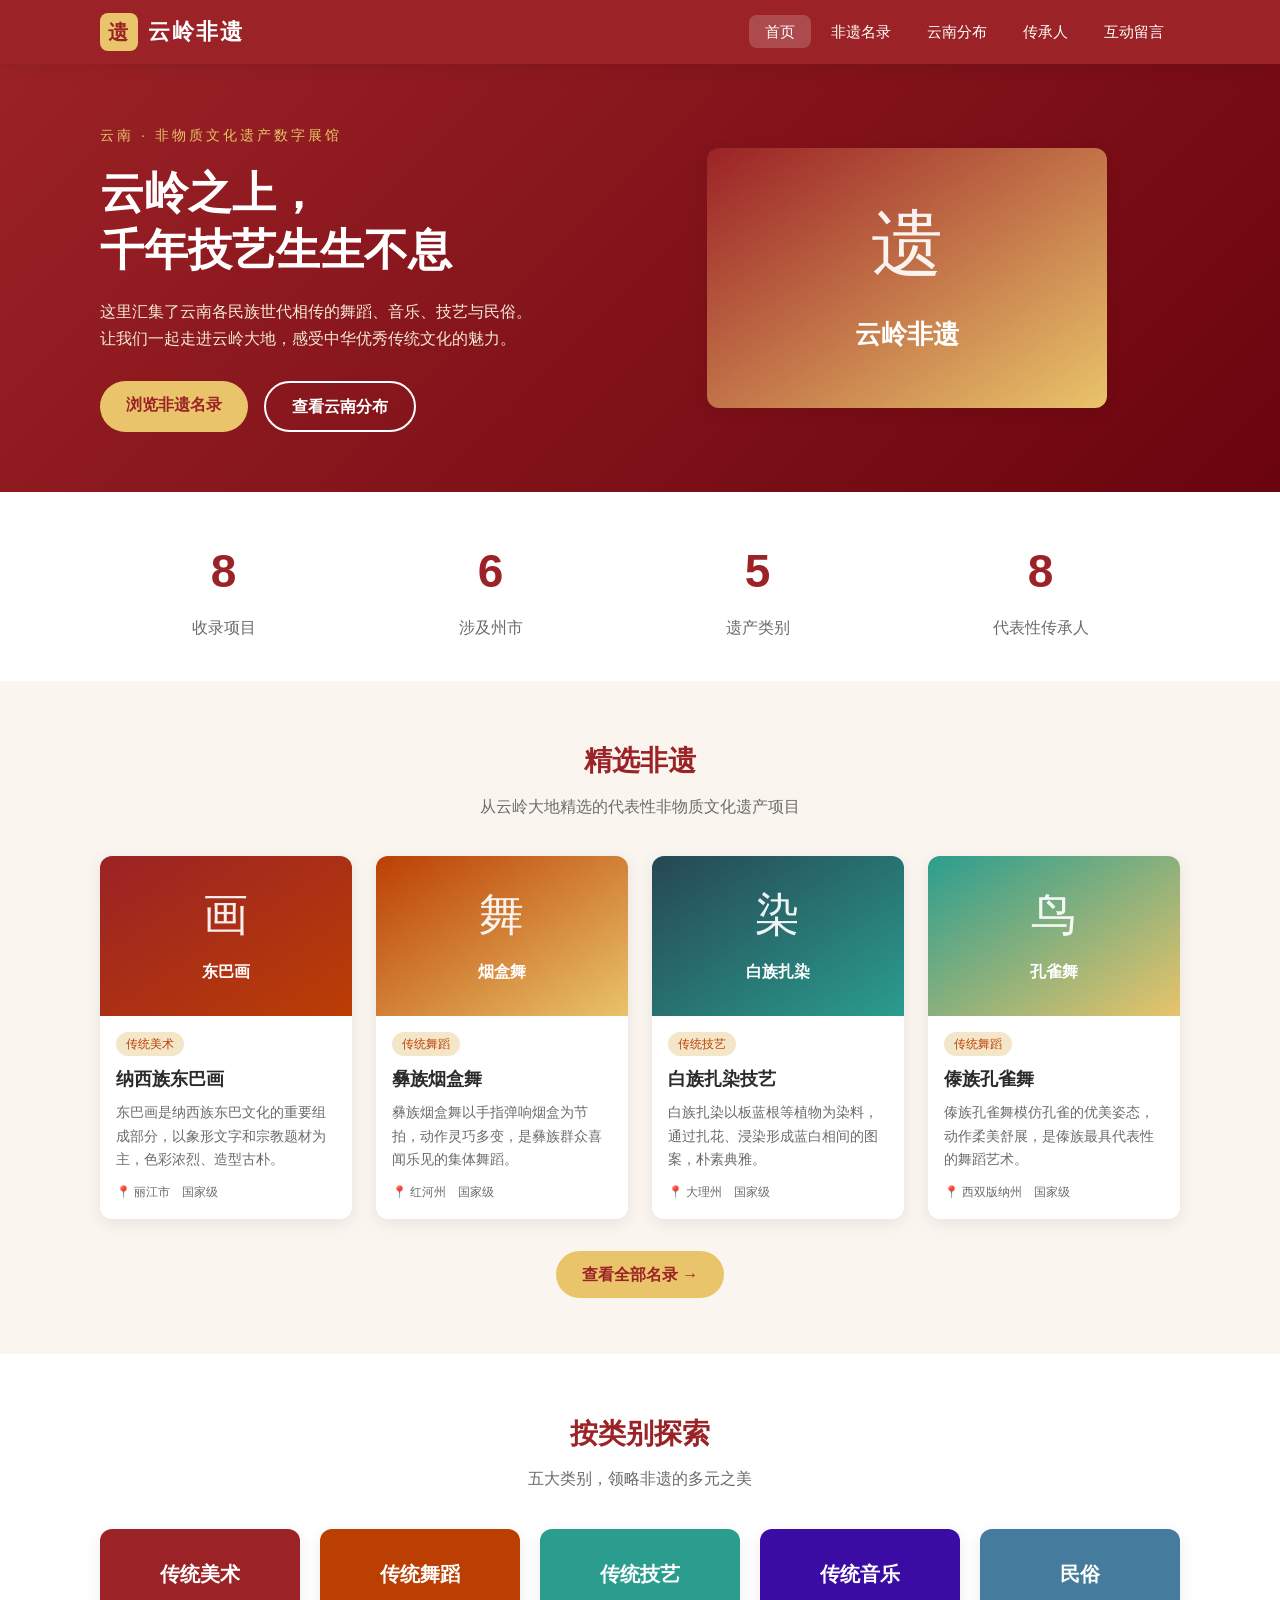
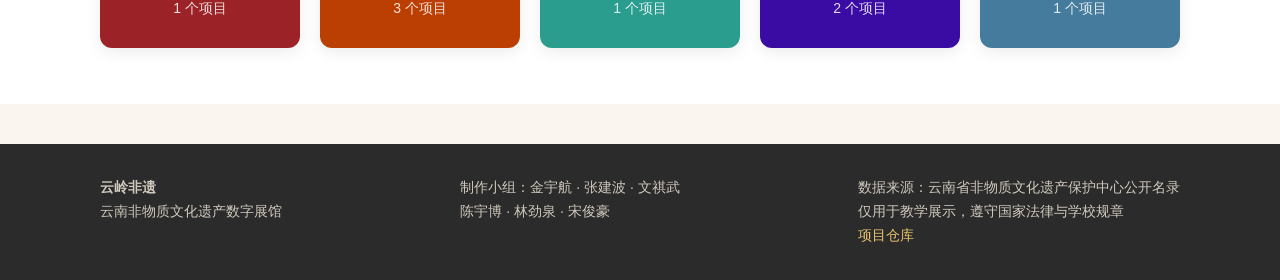
<file: index.html>
<!DOCTYPE html>
<html lang="zh-CN">
<head>
  <meta charset="UTF-8">
  <meta name="viewport" content="width=device-width, initial-scale=1.0">
  <title>云岭非遗 · 云南非物质文化遗产数字展馆</title>
  <link rel="stylesheet" href="css/base.css">
  <link rel="stylesheet" href="css/home.css">
</head>
<body>
  <div id="site-header"></div>

  <!-- Hero 区 -->
  <section class="hero">
    <div class="container hero-inner">
      <div class="hero-text">
        <p class="hero-kicker">云南 · 非物质文化遗产数字展馆</p>
        <h1>云岭之上，<br>千年技艺生生不息</h1>
        <p class="hero-desc">这里汇集了云南各民族世代相传的舞蹈、音乐、技艺与民俗。<br>让我们一起走进云岭大地，感受中华优秀传统文化的魅力。</p>
        <div class="hero-actions">
          <a href="list.html" class="btn">浏览非遗名录</a>
          <a href="map.html" class="btn btn-outline">查看云南分布</a>
        </div>
      </div>
      <div class="hero-art">
        <img src="assets/hero.svg" alt="云岭非遗">
      </div>
    </div>
  </section>

  <!-- 数据概览 -->
  <section class="section stats-section">
    <div class="container stats">
      <div class="stat"><span class="num" data-target="8">0</span><span class="label">收录项目</span></div>
      <div class="stat"><span class="num" data-target="6">0</span><span class="label">涉及州市</span></div>
      <div class="stat"><span class="num" data-target="5">0</span><span class="label">遗产类别</span></div>
      <div class="stat"><span class="num" data-target="8">0</span><span class="label">代表性传承人</span></div>
    </div>
  </section>

  <!-- 精选推荐 -->
  <section class="section">
    <div class="container">
      <h2 class="section-title">精选非遗</h2>
      <p class="section-sub">从云岭大地精选的代表性非物质文化遗产项目</p>
      <div class="grid" id="featured-grid"></div>
      <div style="text-align:center;margin-top:32px;">
        <a href="list.html" class="btn">查看全部名录 →</a>
      </div>
    </div>
  </section>

  <!-- 分类入口 -->
  <section class="section category-section">
    <div class="container">
      <h2 class="section-title">按类别探索</h2>
      <p class="section-sub">五大类别，领略非遗的多元之美</p>
      <div class="category-grid" id="category-grid"></div>
    </div>
  </section>

  <div id="site-footer"></div>

  <script src="js/data.js"></script>
  <script src="js/common.js"></script>
  <script src="js/home.js"></script>
</body>
</html>
</file>
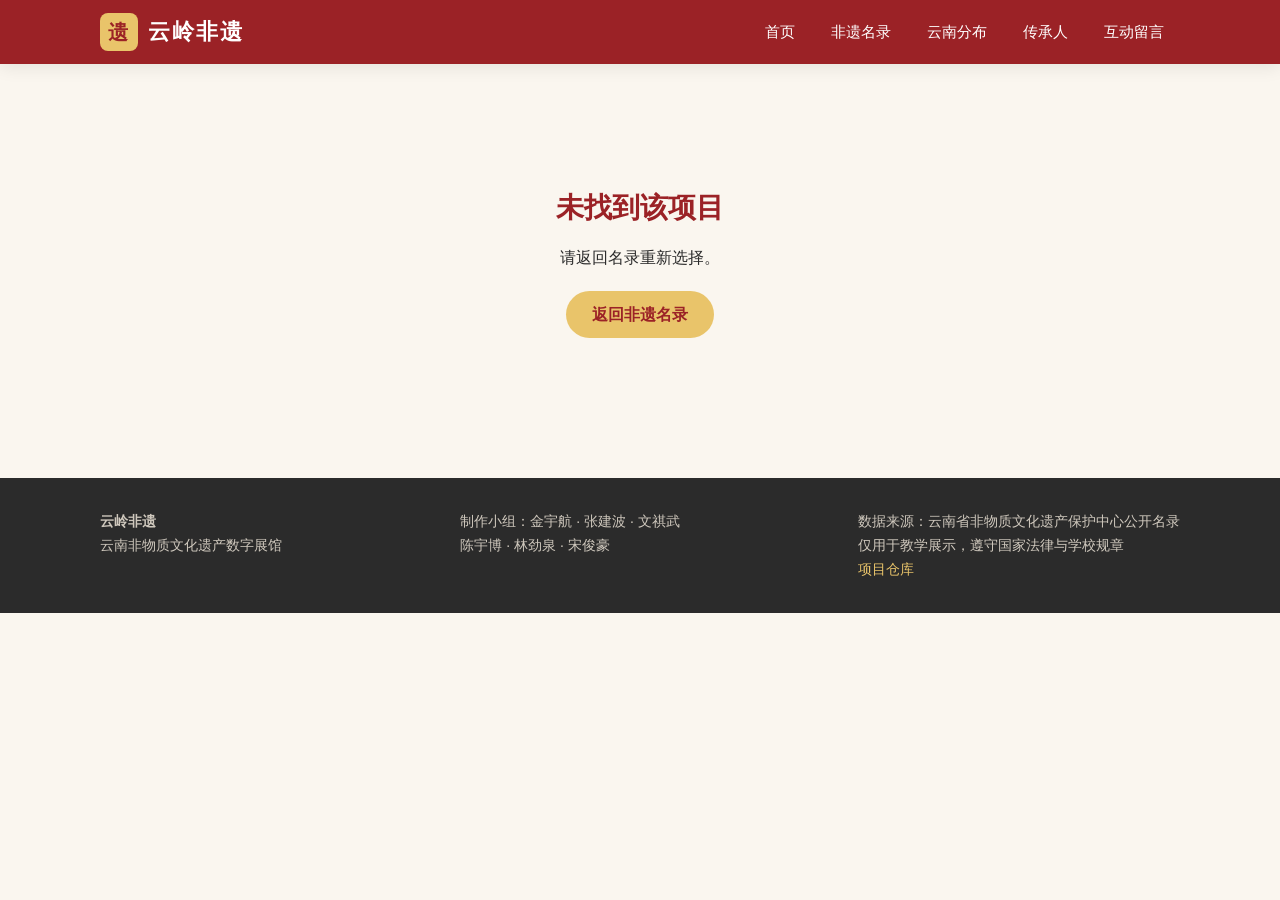
<file: detail.html>
<!DOCTYPE html>
<html lang="zh-CN">
<head>
  <meta charset="UTF-8">
  <meta name="viewport" content="width=device-width, initial-scale=1.0">
  <title>项目详情 · 云岭非遗</title>
  <link rel="stylesheet" href="css/base.css">
  <link rel="stylesheet" href="css/detail.css">
</head>
<body>
  <div id="site-header"></div>

  <main class="container detail-wrap" id="detail-wrap">
    <!-- 由 detail.js 渲染 -->
  </main>

  <div id="site-footer"></div>

  <script src="js/data.js"></script>
  <script src="js/common.js"></script>
  <script src="js/storage.js"></script>
  <script src="js/detail.js"></script>
</body>
</html>
</file>
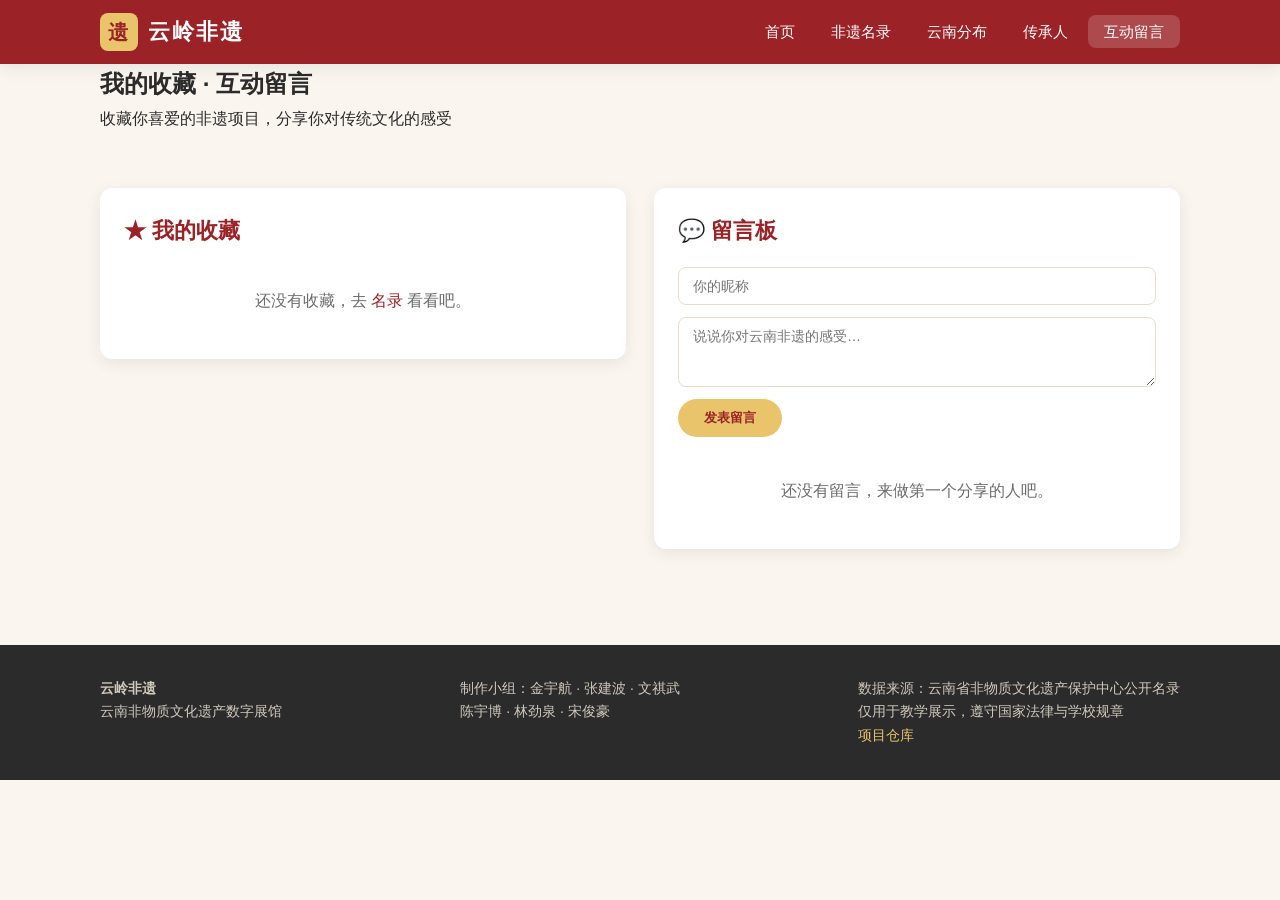
<file: interact.html>
<!DOCTYPE html>
<html lang="zh-CN">
<head>
  <meta charset="UTF-8">
  <meta name="viewport" content="width=device-width, initial-scale=1.0">
  <title>互动留言 · 云岭非遗</title>
  <link rel="stylesheet" href="css/base.css">
  <link rel="stylesheet" href="css/interact.css">
</head>
<body>
  <div id="site-header"></div>

  <section class="page-head">
    <div class="container">
      <h1>我的收藏 · 互动留言</h1>
      <p>收藏你喜爱的非遗项目，分享你对传统文化的感受</p>
    </div>
  </section>

  <section class="section">
    <div class="container interact-layout">
      <!-- 收藏夹 -->
      <div class="panel">
        <h2 class="panel-title">★ 我的收藏</h2>
        <div id="fav-list" class="fav-list"></div>
        <p id="fav-empty" class="empty-tip" style="display:none;">还没有收藏，去 <a href="list.html">名录</a> 看看吧。</p>
      </div>

      <!-- 留言板 -->
      <div class="panel">
        <h2 class="panel-title">💬 留言板</h2>
        <form id="msg-form" class="msg-form">
          <input type="text" id="msg-name" maxlength="20" placeholder="你的昵称" required>
          <textarea id="msg-content" maxlength="200" rows="3" placeholder="说说你对云南非遗的感受…" required></textarea>
          <button type="submit" class="btn">发表留言</button>
        </form>
        <div id="msg-list" class="msg-list"></div>
        <p id="msg-empty" class="empty-tip" style="display:none;">还没有留言，来做第一个分享的人吧。</p>
      </div>
    </div>
  </section>

  <div id="site-footer"></div>

  <script src="js/data.js"></script>
  <script src="js/common.js"></script>
  <script src="js/storage.js"></script>
  <script src="js/interact.js"></script>
</body>
</html>
</file>
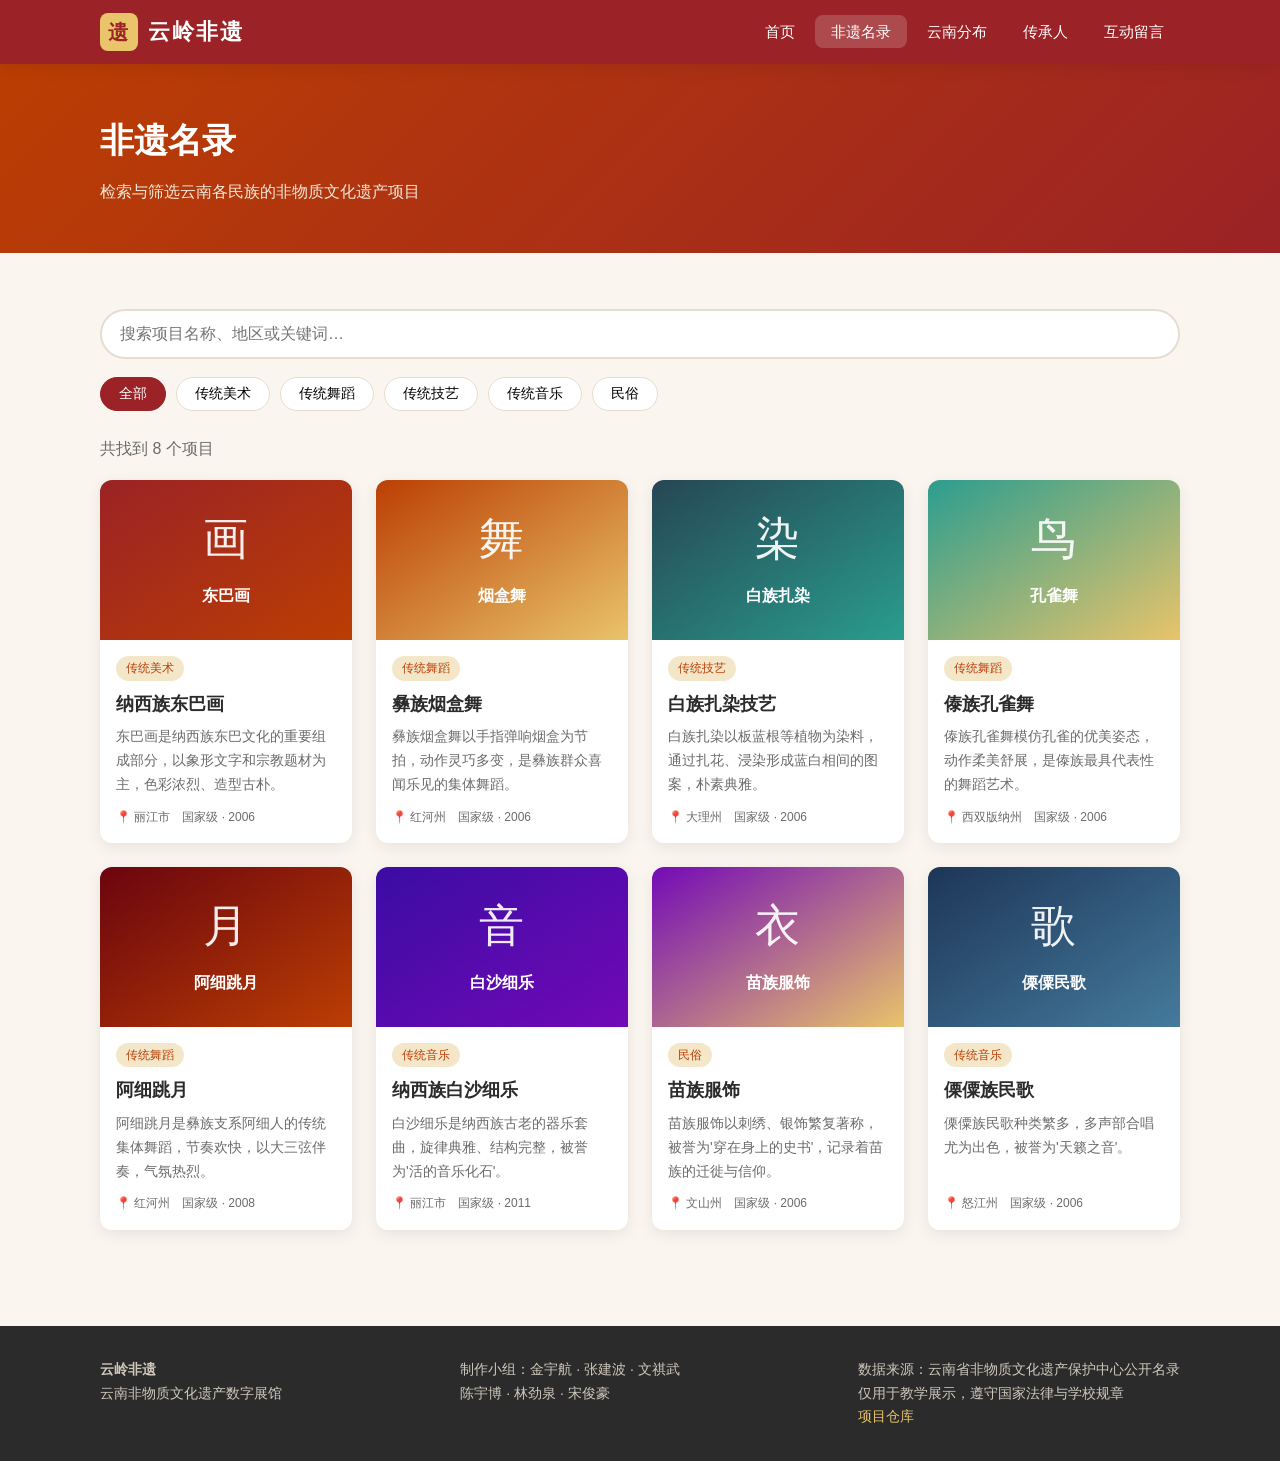
<file: list.html>
<!DOCTYPE html>
<html lang="zh-CN">
<head>
  <meta charset="UTF-8">
  <meta name="viewport" content="width=device-width, initial-scale=1.0">
  <title>非遗名录 · 云岭非遗</title>
  <link rel="stylesheet" href="css/base.css">
  <link rel="stylesheet" href="css/list.css">
</head>
<body>
  <div id="site-header"></div>

  <section class="page-head">
    <div class="container">
      <h1>非遗名录</h1>
      <p>检索与筛选云南各民族的非物质文化遗产项目</p>
    </div>
  </section>

  <section class="section">
    <div class="container">
      <!-- 搜索与筛选 -->
      <div class="toolbar">
        <input type="text" id="search-input" class="search-box" placeholder="搜索项目名称、地区或关键词…">
        <div class="filters" id="cat-filters"></div>
      </div>

      <p class="result-count" id="result-count"></p>
      <div class="grid" id="list-grid"></div>
      <p class="empty-tip" id="empty-tip" style="display:none;">没有找到匹配的项目，换个关键词试试吧。</p>
    </div>
  </section>

  <div id="site-footer"></div>

  <script src="js/data.js"></script>
  <script src="js/common.js"></script>
  <script src="js/list.js"></script>
</body>
</html>
</file>
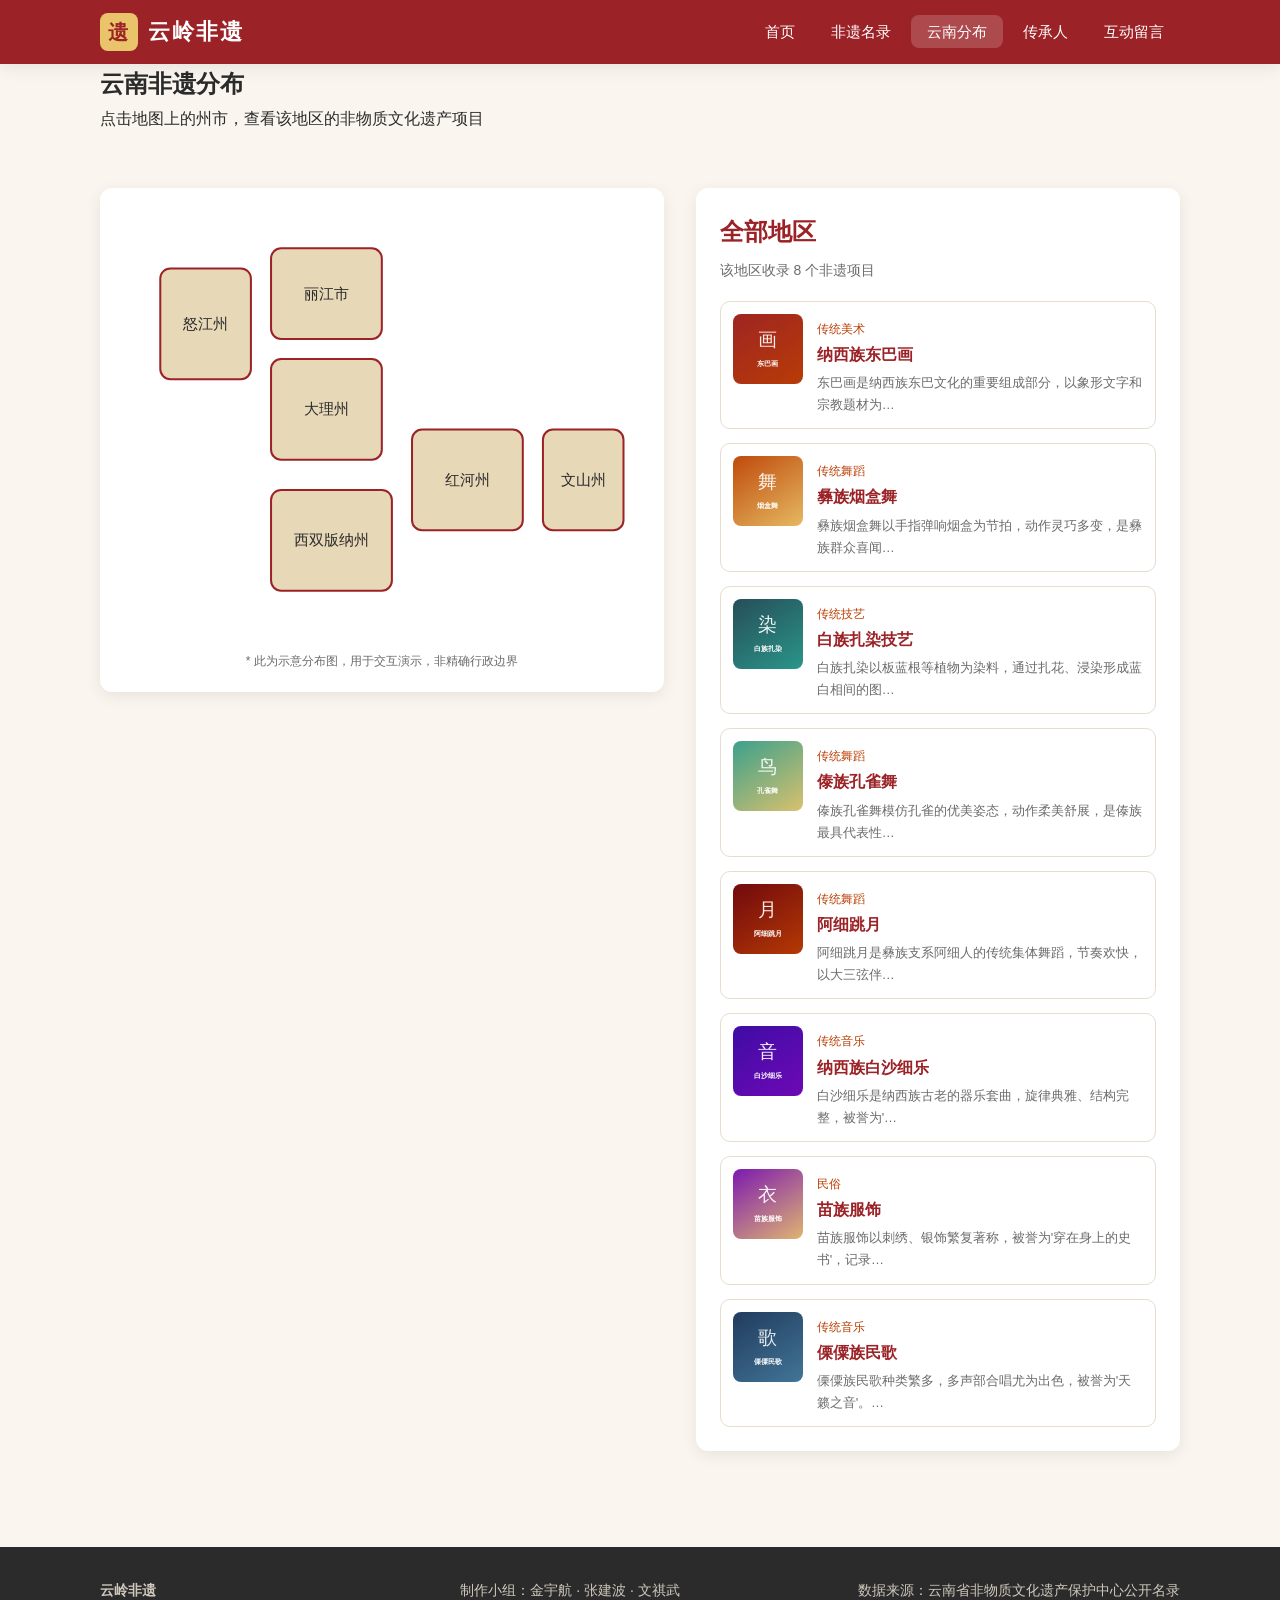
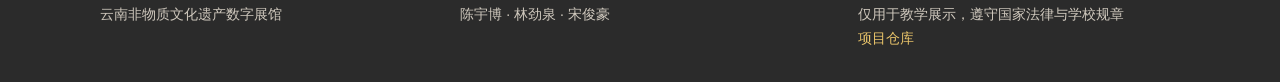
<file: map.html>
<!DOCTYPE html>
<html lang="zh-CN">
<head>
  <meta charset="UTF-8">
  <meta name="viewport" content="width=device-width, initial-scale=1.0">
  <title>云南分布 · 云岭非遗</title>
  <link rel="stylesheet" href="css/base.css">
  <link rel="stylesheet" href="css/map.css">
</head>
<body>
  <div id="site-header"></div>

  <section class="page-head">
    <div class="container">
      <h1>云南非遗分布</h1>
      <p>点击地图上的州市，查看该地区的非物质文化遗产项目</p>
    </div>
  </section>

  <section class="section">
    <div class="container map-layout">
      <!-- 左：地图 -->
      <div class="map-box">
        <svg id="yn-map" viewBox="0 0 520 420" xmlns="http://www.w3.org/2000/svg">
          <!-- 简化的云南州市示意图，区域块用于交互演示 -->
          <g id="regions">
            <g class="region" data-region="nujiang">
              <rect x="40"  y="60"  width="90" height="110" rx="10"/>
              <text x="85"  y="120">怒江州</text>
            </g>
            <g class="region" data-region="lijiang">
              <rect x="150" y="40"  width="110" height="90" rx="10"/>
              <text x="205" y="90">丽江市</text>
            </g>
            <g class="region" data-region="dali">
              <rect x="150" y="150" width="110" height="100" rx="10"/>
              <text x="205" y="205">大理州</text>
            </g>
            <g class="region" data-region="xishuangbanna">
              <rect x="150" y="280" width="120" height="100" rx="10"/>
              <text x="210" y="335">西双版纳州</text>
            </g>
            <g class="region" data-region="honghe">
              <rect x="290" y="220" width="110" height="100" rx="10"/>
              <text x="345" y="275">红河州</text>
            </g>
            <g class="region" data-region="wenshan">
              <rect x="420" y="220" width="80"  height="100" rx="10"/>
              <text x="460" y="275">文山州</text>
            </g>
          </g>
        </svg>
        <p class="map-hint">* 此为示意分布图，用于交互演示，非精确行政边界</p>
      </div>

      <!-- 右：该地区项目 -->
      <aside class="region-panel">
        <h2 id="region-title">全部地区</h2>
        <p id="region-count" class="region-count"></p>
        <div id="region-items" class="region-items"></div>
      </aside>
    </div>
  </section>

  <div id="site-footer"></div>

  <script src="js/data.js"></script>
  <script src="js/common.js"></script>
  <script src="js/map.js"></script>
</body>
</html>
</file>
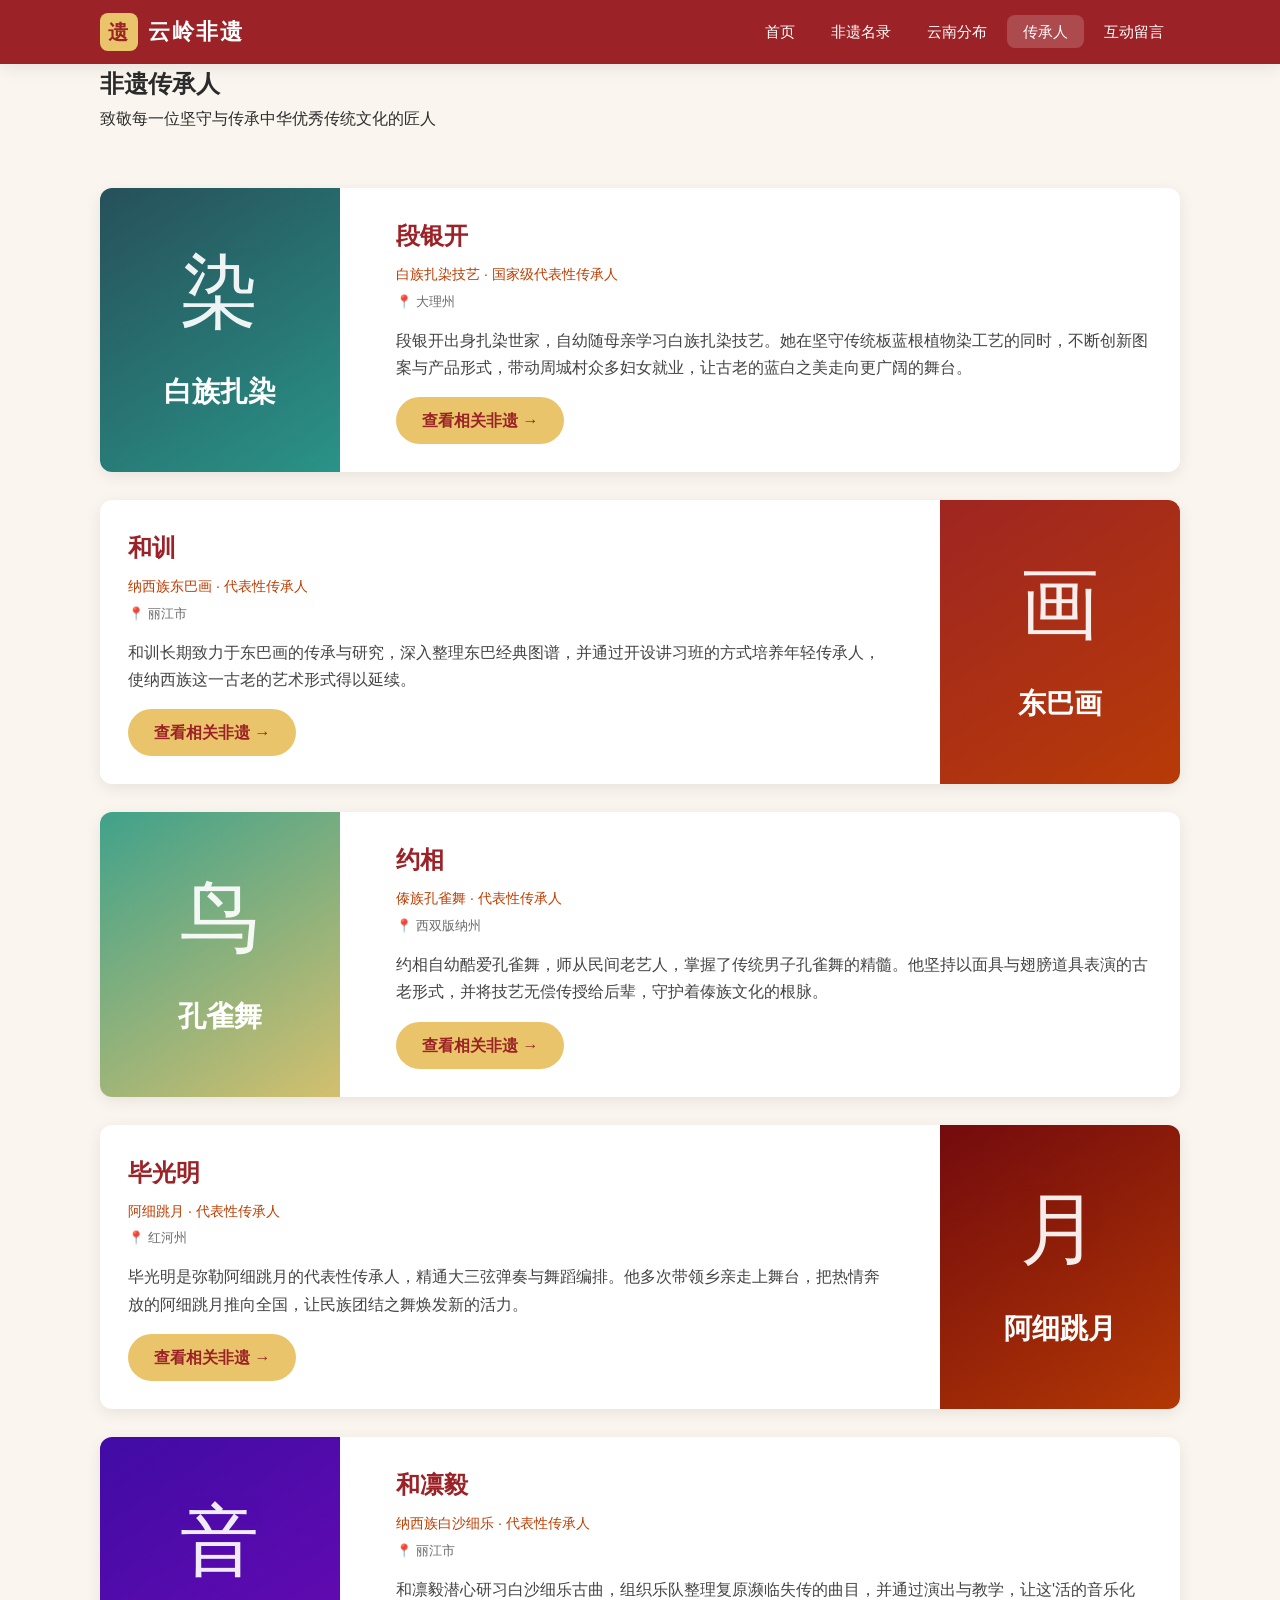
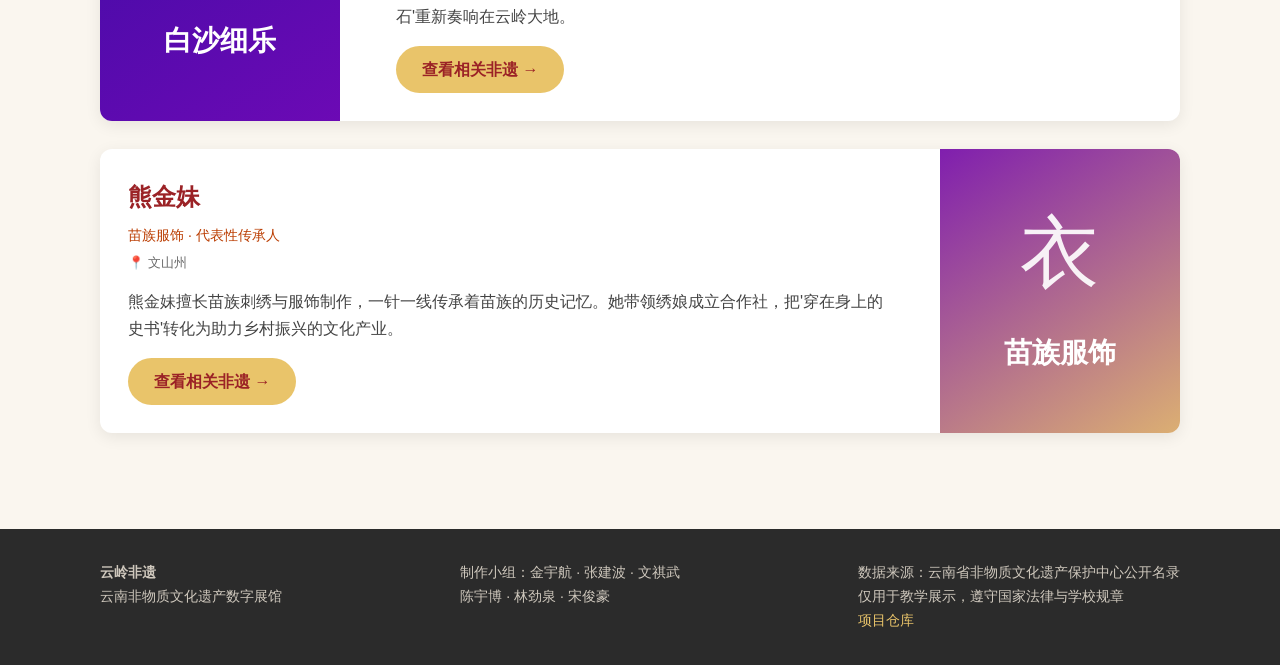
<file: masters.html>
<!DOCTYPE html>
<html lang="zh-CN">
<head>
  <meta charset="UTF-8">
  <meta name="viewport" content="width=device-width, initial-scale=1.0">
  <title>传承人 · 云岭非遗</title>
  <link rel="stylesheet" href="css/base.css">
  <link rel="stylesheet" href="css/masters.css">
</head>
<body>
  <div id="site-header"></div>

  <section class="page-head">
    <div class="container">
      <h1>非遗传承人</h1>
      <p>致敬每一位坚守与传承中华优秀传统文化的匠人</p>
    </div>
  </section>

  <section class="section">
    <div class="container">
      <div class="masters-list" id="masters-list"></div>
    </div>
  </section>

  <div id="site-footer"></div>

  <script src="js/data.js"></script>
  <script src="js/masters-data.js"></script>
  <script src="js/common.js"></script>
  <script src="js/masters.js"></script>
</body>
</html>
</file>
<file: css/base.css>
/* 云岭非遗 - 全站公共样式  作者：金宇航（组长，框架/布局/首页） */
:root {
  --c-primary: #9b2226;     /* 朱砂红 */
  --c-primary-light: #bb3e03;
  --c-accent: #e9c46a;      /* 暖金 */
  --c-ink: #2b2b2b;
  --c-bg: #faf6ef;          /* 宣纸色 */
  --c-card: #ffffff;
  --c-muted: #6b6b6b;
  --c-line: #e6ddcf;
  --radius: 12px;
  --shadow: 0 4px 16px rgba(0,0,0,.08);
  --maxw: 1120px;
}

* { box-sizing: border-box; margin: 0; padding: 0; }

body {
  font-family: "Microsoft YaHei", "PingFang SC", "Helvetica Neue", Arial, sans-serif;
  color: var(--c-ink);
  background: var(--c-bg);
  line-height: 1.7;
}

a { color: inherit; text-decoration: none; }
img { max-width: 100%; display: block; }

.container { max-width: var(--maxw); margin: 0 auto; padding: 0 20px; }

/* ===== 顶部导航 ===== */
.site-header {
  position: sticky; top: 0; z-index: 100;
  background: var(--c-primary);
  color: #fff;
  box-shadow: var(--shadow);
}
.nav {
  display: flex; align-items: center; justify-content: space-between;
  height: 64px;
}
.logo { display: flex; align-items: center; gap: 10px; font-size: 22px; font-weight: 700; letter-spacing: 2px; }
.logo .seal {
  display: inline-flex; align-items: center; justify-content: center;
  width: 38px; height: 38px; background: var(--c-accent); color: var(--c-primary);
  border-radius: 8px; font-size: 20px; font-weight: 900;
}
.nav-links { display: flex; gap: 4px; list-style: none; }
.nav-links a {
  padding: 8px 16px; border-radius: 8px; font-size: 15px; transition: background .2s;
}
.nav-links a:hover, .nav-links a.active { background: rgba(255,255,255,.18); }
.nav-toggle { display: none; background: none; border: none; color: #fff; font-size: 26px; cursor: pointer; }

/* ===== 通用区块 ===== */
.section { padding: 56px 0; }
.section-title { font-size: 28px; text-align: center; margin-bottom: 8px; color: var(--c-primary); }
.section-sub { text-align: center; color: var(--c-muted); margin-bottom: 36px; }

.btn {
  display: inline-block; padding: 10px 26px; border-radius: 999px;
  background: var(--c-accent); color: var(--c-primary); font-weight: 700;
  border: none; cursor: pointer; transition: transform .15s, box-shadow .15s;
}
.btn:hover { transform: translateY(-2px); box-shadow: var(--shadow); }
.btn-outline { background: transparent; border: 2px solid #fff; color: #fff; }

/* ===== 卡片网格 ===== */
.grid { display: grid; grid-template-columns: repeat(auto-fill, minmax(250px, 1fr)); gap: 24px; }
.card {
  background: var(--c-card); border-radius: var(--radius); overflow: hidden;
  box-shadow: var(--shadow); transition: transform .2s; display: flex; flex-direction: column;
}
.card:hover { transform: translateY(-6px); }
.card .cover { height: 160px; width: 100%; object-fit: cover; background: #f0e9dc; }
.card-body { padding: 16px; flex: 1; display: flex; flex-direction: column; }
.card-tag {
  align-self: flex-start; font-size: 12px; padding: 2px 10px; border-radius: 999px;
  background: #f4e7c9; color: var(--c-primary-light); margin-bottom: 8px;
}
.card h3 { font-size: 18px; margin-bottom: 6px; }
.card p { font-size: 14px; color: var(--c-muted); flex: 1; }
.card .meta { font-size: 12px; color: var(--c-muted); margin-top: 10px; display: flex; gap: 12px; }

/* ===== 页脚 ===== */
.site-footer {
  background: #2b2b2b; color: #cfc8bd; padding: 32px 0; margin-top: 40px; font-size: 14px;
}
.site-footer .container { display: flex; flex-wrap: wrap; justify-content: space-between; gap: 16px; }
.site-footer a { color: var(--c-accent); }

/* ===== 响应式 ===== */
@media (max-width: 768px) {
  .nav-links {
    position: absolute; top: 64px; left: 0; right: 0; flex-direction: column;
    background: var(--c-primary); padding: 8px 20px; display: none;
  }
  .nav-links.open { display: flex; }
  .nav-toggle { display: block; }
  .section-title { font-size: 23px; }
}
</file>
<file: css/home.css>
/* 首页专属样式  作者：金宇航 */
.hero {
  background: linear-gradient(135deg, #9b2226 0%, #6a040f 100%);
  color: #fff; padding: 60px 0;
}
.hero-inner { display: flex; align-items: center; gap: 40px; }
.hero-text { flex: 1.2; }
.hero-kicker { color: var(--c-accent); letter-spacing: 3px; font-size: 14px; margin-bottom: 16px; }
.hero-text h1 { font-size: 44px; line-height: 1.3; margin-bottom: 20px; }
.hero-desc { color: #f3e9d8; margin-bottom: 28px; }
.hero-actions { display: flex; gap: 16px; flex-wrap: wrap; }
.hero-art { flex: 1; }
.hero-art img { border-radius: var(--radius); box-shadow: var(--shadow); }

/* 数据概览 */
.stats-section { padding: 40px 0; background: #fff; }
.stats { display: flex; justify-content: space-around; flex-wrap: wrap; gap: 20px; text-align: center; }
.stat { display: flex; flex-direction: column; }
.stat .num { font-size: 46px; font-weight: 800; color: var(--c-primary); }
.stat .label { color: var(--c-muted); margin-top: 4px; }

/* 分类入口 */
.category-section { background: #fff; }
.category-grid { display: grid; grid-template-columns: repeat(auto-fit, minmax(180px, 1fr)); gap: 20px; }
.category-card {
  padding: 28px 20px; border-radius: var(--radius); text-align: center; color: #fff;
  font-size: 20px; font-weight: 700; box-shadow: var(--shadow); transition: transform .2s;
}
.category-card:hover { transform: translateY(-6px); }
.category-card .count { display: block; font-size: 14px; font-weight: 400; opacity: .85; margin-top: 6px; }

@media (max-width: 768px) {
  .hero-inner { flex-direction: column; }
  .hero-text h1 { font-size: 32px; }
}
</file>
<file: css/detail.css>
/* 详情页样式  作者：文祺武 */
.detail-wrap { padding: 40px 20px 20px; }
.breadcrumb { color: var(--c-muted); font-size: 14px; margin-bottom: 20px; }
.breadcrumb a { color: var(--c-primary); }

.detail-hero { display: flex; gap: 32px; flex-wrap: wrap; margin-bottom: 36px; }
.detail-hero img { width: 360px; max-width: 100%; border-radius: var(--radius); box-shadow: var(--shadow); }
.detail-info { flex: 1; min-width: 280px; }
.detail-info .tag { display: inline-block; background: #f4e7c9; color: var(--c-primary-light);
  padding: 3px 14px; border-radius: 999px; font-size: 13px; margin-bottom: 12px; }
.detail-info h1 { font-size: 34px; color: var(--c-primary); margin-bottom: 16px; }
.detail-meta { list-style: none; margin: 18px 0; }
.detail-meta li { padding: 6px 0; border-bottom: 1px dashed var(--c-line); color: var(--c-ink); }
.detail-meta li span { color: var(--c-muted); display: inline-block; width: 90px; }

.detail-actions { display: flex; gap: 14px; margin-top: 20px; }
.fav-btn {
  padding: 10px 24px; border-radius: 999px; border: 2px solid var(--c-primary);
  background: #fff; color: var(--c-primary); cursor: pointer; font-weight: 700; transition: all .2s;
}
.fav-btn.active { background: var(--c-primary); color: #fff; }

.detail-body { background: #fff; padding: 28px; border-radius: var(--radius); box-shadow: var(--shadow); margin-bottom: 36px; }
.detail-body h2 { color: var(--c-primary); margin-bottom: 14px; font-size: 22px; }
.detail-body p { color: #444; }

.related h2 { color: var(--c-primary); margin-bottom: 18px; }
.not-found { text-align: center; padding: 80px 0; }
.not-found h1 { font-size: 28px; color: var(--c-primary); margin-bottom: 12px; }
</file>
<file: css/interact.css>
/* 互动页样式  作者：林劲泉 */
.interact-layout { display: flex; gap: 28px; flex-wrap: wrap; align-items: flex-start; }
.panel { flex: 1; min-width: 300px; background: #fff; border-radius: var(--radius);
  box-shadow: var(--shadow); padding: 24px; }
.panel-title { color: var(--c-primary); margin-bottom: 18px; font-size: 22px; }

/* 收藏夹 */
.fav-list { display: flex; flex-direction: column; gap: 12px; }
.fav-item { display: flex; gap: 12px; align-items: center; padding: 10px;
  border: 1px solid var(--c-line); border-radius: 10px; }
.fav-item img { width: 60px; height: 60px; border-radius: 8px; object-fit: cover; }
.fav-item .fi-info { flex: 1; }
.fav-item .fi-info h3 { font-size: 16px; color: var(--c-primary); }
.fav-item .fi-info p { font-size: 12px; color: var(--c-muted); }
.fav-item .fi-remove { background: none; border: none; color: #c0392b; cursor: pointer; font-size: 18px; }

/* 留言表单 */
.msg-form { display: flex; flex-direction: column; gap: 12px; margin-bottom: 20px; }
.msg-form input, .msg-form textarea {
  padding: 10px 14px; border: 1px solid var(--c-line); border-radius: 8px;
  font-size: 14px; font-family: inherit; outline: none; resize: vertical;
}
.msg-form input:focus, .msg-form textarea:focus { border-color: var(--c-primary); }
.msg-form .btn { align-self: flex-start; }

/* 留言列表 */
.msg-list { display: flex; flex-direction: column; gap: 14px; }
.msg-card { padding: 14px; border-radius: 10px; background: var(--c-bg); position: relative; }
.msg-card .mc-head { display: flex; justify-content: space-between; margin-bottom: 6px; }
.msg-card .mc-name { font-weight: 700; color: var(--c-primary); }
.msg-card .mc-time { font-size: 12px; color: var(--c-muted); }
.msg-card .mc-content { color: #444; font-size: 14px; word-break: break-word; }
.msg-card .mc-remove { position: absolute; top: 10px; right: 12px; background: none;
  border: none; color: #c0392b; cursor: pointer; font-size: 14px; }

.empty-tip { color: var(--c-muted); padding: 20px 0; text-align: center; }
.empty-tip a { color: var(--c-primary); }
</file>
<file: css/list.css>
/* 名录列表页样式  作者：张建波 */
.page-head { background: linear-gradient(135deg, #bb3e03, #9b2226); color: #fff; padding: 48px 0; }
.page-head h1 { font-size: 34px; margin-bottom: 8px; }
.page-head p { color: #f3e9d8; }

.toolbar { margin-bottom: 24px; }
.search-box {
  width: 100%; padding: 14px 18px; font-size: 16px; border: 2px solid var(--c-line);
  border-radius: 999px; outline: none; margin-bottom: 18px; transition: border-color .2s;
}
.search-box:focus { border-color: var(--c-primary); }

.filters { display: flex; flex-wrap: wrap; gap: 10px; }
.filter-btn {
  padding: 7px 18px; border-radius: 999px; border: 1px solid var(--c-line);
  background: #fff; cursor: pointer; font-size: 14px; transition: all .2s;
}
.filter-btn:hover { border-color: var(--c-primary); }
.filter-btn.active { background: var(--c-primary); color: #fff; border-color: var(--c-primary); }

.result-count { color: var(--c-muted); margin-bottom: 18px; }
.empty-tip { text-align: center; color: var(--c-muted); padding: 40px 0; }
</file>
<file: css/map.css>
/* 地图分布页样式  作者：陈宇博 */
.map-layout { display: flex; gap: 32px; flex-wrap: wrap; align-items: flex-start; }
.map-box { flex: 1.2; min-width: 320px; background: #fff; border-radius: var(--radius);
  box-shadow: var(--shadow); padding: 20px; }
#yn-map { width: 100%; height: auto; }

.region rect {
  fill: #e7d8b8; stroke: var(--c-primary); stroke-width: 2; cursor: pointer;
  transition: fill .2s, transform .2s; transform-origin: center;
}
.region:hover rect { fill: var(--c-accent); }
.region.active rect { fill: var(--c-primary); }
.region text {
  font-size: 15px; fill: var(--c-ink); text-anchor: middle; pointer-events: none;
  font-family: "Microsoft YaHei", sans-serif;
}
.region.active text { fill: #fff; }
.map-hint { color: var(--c-muted); font-size: 12px; margin-top: 12px; text-align: center; }

.region-panel { flex: 1; min-width: 280px; background: #fff; border-radius: var(--radius);
  box-shadow: var(--shadow); padding: 24px; }
.region-panel h2 { color: var(--c-primary); margin-bottom: 6px; }
.region-count { color: var(--c-muted); margin-bottom: 18px; font-size: 14px; }
.region-items { display: flex; flex-direction: column; gap: 14px; }

.region-item { display: flex; gap: 14px; padding: 12px; border-radius: 10px;
  border: 1px solid var(--c-line); transition: background .2s; }
.region-item:hover { background: var(--c-bg); }
.region-item img { width: 70px; height: 70px; border-radius: 8px; object-fit: cover; }
.region-item .ri-info h3 { font-size: 16px; margin-bottom: 4px; color: var(--c-primary); }
.region-item .ri-info p { font-size: 13px; color: var(--c-muted); }
.region-item .ri-info .ri-tag { font-size: 12px; color: var(--c-primary-light); }
</file>
<file: css/masters.css>
/* 传承人专栏样式  作者：宋俊豪 */
.masters-list { display: flex; flex-direction: column; gap: 28px; }
.master-card {
  display: flex; gap: 28px; background: #fff; border-radius: var(--radius);
  box-shadow: var(--shadow); overflow: hidden; align-items: stretch;
}
.master-card:nth-child(even) { flex-direction: row-reverse; }
.master-card .m-avatar { width: 240px; min-width: 240px; object-fit: cover; }
.master-card .m-body { padding: 28px; display: flex; flex-direction: column; }
.master-card .m-body h2 { color: var(--c-primary); font-size: 24px; margin-bottom: 6px; }
.master-card .m-title { color: var(--c-primary-light); font-size: 14px; margin-bottom: 4px; }
.master-card .m-region { color: var(--c-muted); font-size: 13px; margin-bottom: 14px; }
.master-card .m-story { color: #444; flex: 1; }
.master-card .m-link { margin-top: 16px; align-self: flex-start; }

@media (max-width: 768px) {
  .master-card, .master-card:nth-child(even) { flex-direction: column; }
  .master-card .m-avatar { width: 100%; min-width: 0; height: 200px; }
}
</file>
